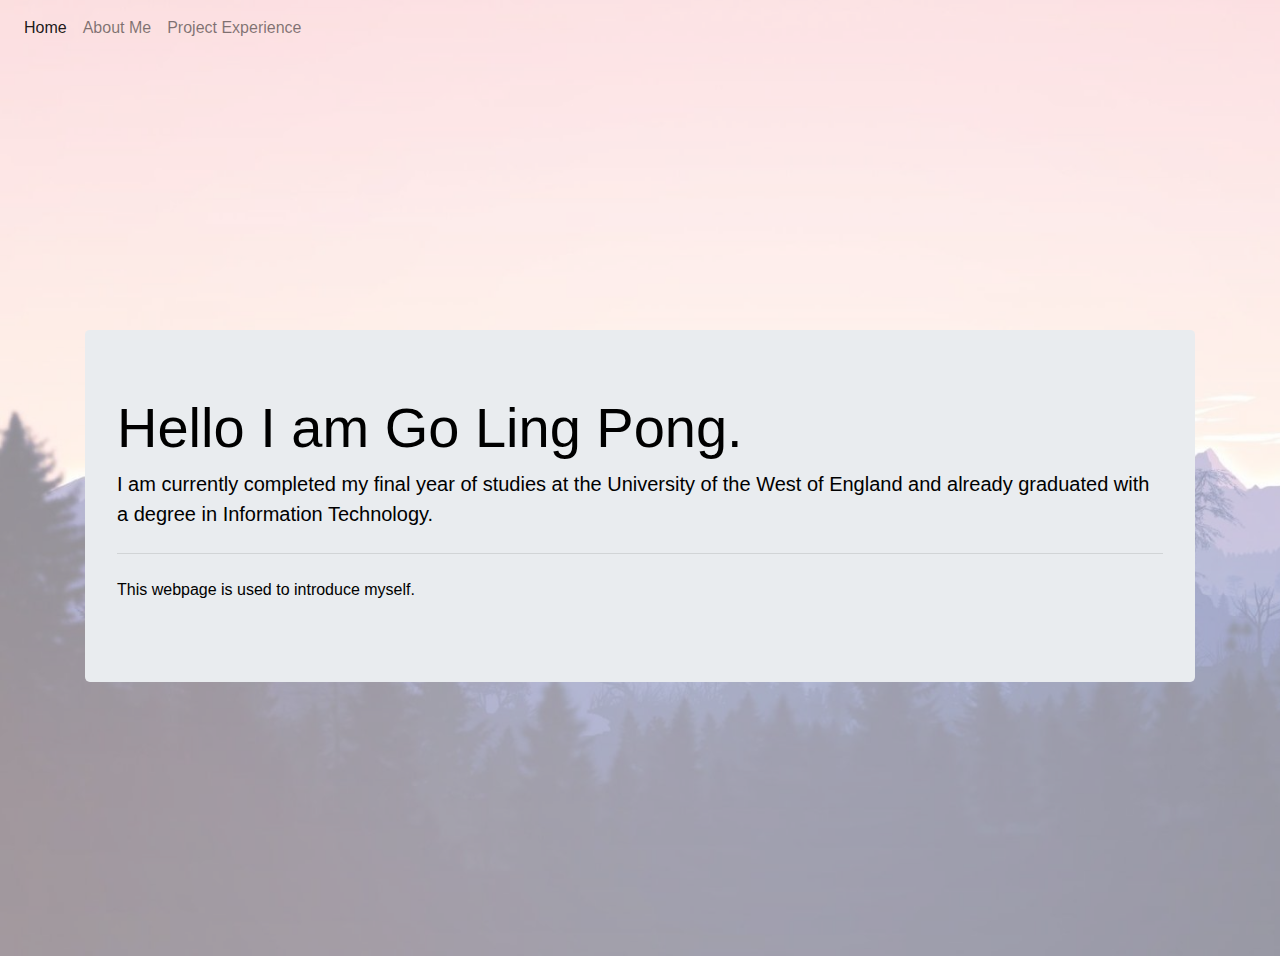
<file: index.html>
<html>
    <head>
        <link rel="stylesheet" href="./bootstrap-4.5.2-dist/bootstrap-4.5.2-dist/css/bootstrap.min.css">
        <link rel="stylesheet" href="./bootstrap-4.5.2-dist/bootstrap-4.5.2-dist/js/bootstrap.min.js">
        <link rel="stylesheet" href="./style.css">
        <meta name="viewport" content="width=device-width, initial-scale=1.0">

        <script src="https://code.jquery.com/jquery-3.3.1.slim.min.js" integrity="sha384-q8i/X+965DzO0rT7abK41JStQIAqVgRVzpbzo5smXKp4YfRvH+8abtTE1Pi6jizo" crossorigin="anonymous"></script>
        <script src="https://cdnjs.cloudflare.com/ajax/libs/popper.js/1.14.6/umd/popper.min.js" integrity="sha384-wHAiFfRlMFy6i5SRaxvfOCifBUQy1xHdJ/yoi7FRNXMRBu5WHdZYu1hA6ZOblgut" crossorigin="anonymous"></script>
        <script src="https://stackpath.bootstrapcdn.com/bootstrap/4.2.1/js/bootstrap.min.js" integrity="sha384-B0UglyR+jN6CkvvICOB2joaf5I4l3gm9GU6Hc1og6Ls7i6U/mkkaduKaBhlAXv9k" crossorigin="anonymous"></script>
    </head>
    <body>
        <title>Go Ling Pong</title>
        <nav class="navbar navbar-expand-lg navbar-light">
          <button class="navbar-toggler" type="button" data-toggle="collapse" data-target="#navigationbar" aria-controls="navigationbar" aria-expanded="false" aria-label="Toggle navigation">
            <span class="navbar-toggler-icon"></span>
          </button>
          <div class="collapse navbar-collapse" id="navigationbar">
            <ul class="navbar-nav">
              <li class="nav-item active">
                <a class="nav-link" href="./index.html">Home</a>
              </li>
              <li class="nav-item">
                <a class="nav-link" href="./aboutme.html">About Me</a>
              </li>
              <li class="nav-item">
                <a class="nav-link" href="./project.html">Project Experience</a>
              </li>
            </ul>
          </div>
        </nav>
        <div class="container">
            <div class="info-container">
                <div class="info">
                  <div class="jumbotron">
                    <h1 class="display-4">Hello I am Go Ling Pong.</h1>
                    <p class="lead">I am currently completed my final year of studies at the University of the West of England and already graduated with a degree in Information Technology.</p>
                    <hr class="my-4">
                    <p>This webpage is used to introduce myself.</p>
                  </div>
                </div>
            </div>
        </div>
    </body>
</html>
</file>
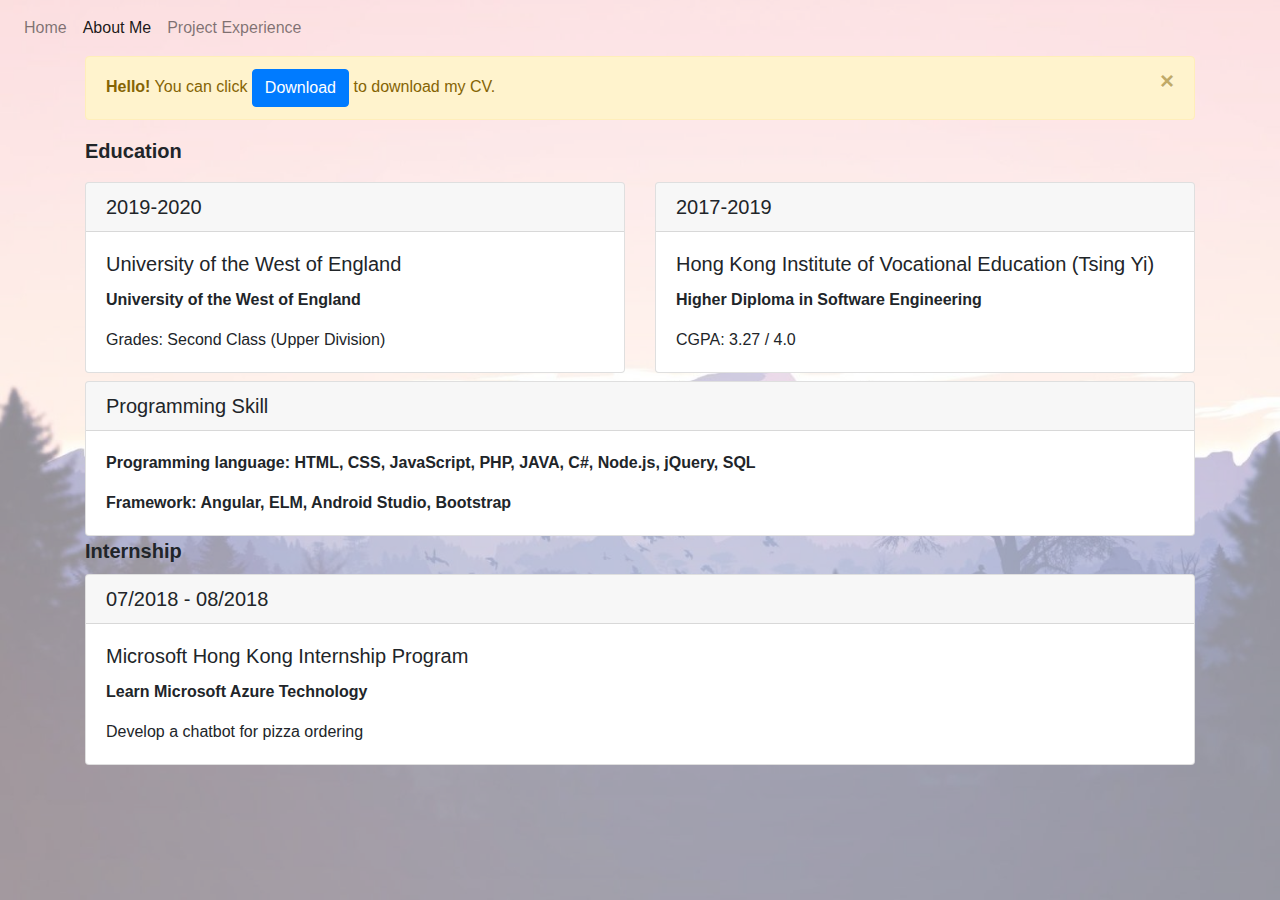
<file: aboutme.html>
<html>
    <head>
        <link rel="stylesheet" href="./bootstrap-4.5.2-dist/bootstrap-4.5.2-dist/css/bootstrap.min.css">
        <link rel="stylesheet" href="./bootstrap-4.5.2-dist/bootstrap-4.5.2-dist/js/bootstrap.min.js">
        <link rel="stylesheet" href="./style.css">
        <meta name="viewport" content="width=device-width, initial-scale=1.0">
        <script>
            function openCVlink() {
              window.open("https://drive.google.com/file/d/1aKCjJPt6I7_dMr5l_buVFBDC8MSF2iIG/view?usp=sharing");
            }
        </script>
                <script src="https://code.jquery.com/jquery-3.3.1.slim.min.js" integrity="sha384-q8i/X+965DzO0rT7abK41JStQIAqVgRVzpbzo5smXKp4YfRvH+8abtTE1Pi6jizo" crossorigin="anonymous"></script>
                <script src="https://cdnjs.cloudflare.com/ajax/libs/popper.js/1.14.6/umd/popper.min.js" integrity="sha384-wHAiFfRlMFy6i5SRaxvfOCifBUQy1xHdJ/yoi7FRNXMRBu5WHdZYu1hA6ZOblgut" crossorigin="anonymous"></script>
                <script src="https://stackpath.bootstrapcdn.com/bootstrap/4.2.1/js/bootstrap.min.js" integrity="sha384-B0UglyR+jN6CkvvICOB2joaf5I4l3gm9GU6Hc1og6Ls7i6U/mkkaduKaBhlAXv9k" crossorigin="anonymous"></script>
    </head>
    <body>
        <title>Go Ling Pong</title>
        <nav class="navbar navbar-expand-lg navbar-light">
            <button class="navbar-toggler" type="button" data-toggle="collapse" data-target="#navigationbar" aria-controls="navigationbar" aria-expanded="false" aria-label="Toggle navigation">
                <span class="navbar-toggler-icon"></span>
              </button>
              <div class="collapse navbar-collapse" id="navigationbar">
              <ul class="navbar-nav">
                <li class="nav-item">
                    <a class="nav-link" href="./index.html">Home</a>
                  </li>
                  <li class="nav-item active">
                    <a class="nav-link" href="./aboutme.html">About Me</a>
                  </li>
                  <li class="nav-item">
                    <a class="nav-link" href="./project.html">Project Experience</a>
                  </li>
              </ul>
            </div>
        </nav>
        <div class="container">
            <div class="aboutme-container">
                <div class="alert alert-warning alert-dismissible fade show" role="alert">
                    <strong>Hello!</strong> You can click <button type="button" class="btn btn-primary" onclick="openCVlink()"> Download </button> to download my CV.
                    
                    <button type="button" class="close" data-dismiss="alert" aria-label="Close">
                      <span aria-hidden="true">&times;</span>
                    </button>
                  </div>
                <div class="education">
                    <b style="font-size: 20px;">Education</b>
                    <div class="row mt-2">
                        <div class="col-sm-6 mt-2">
                            <div class="card">
                                <h5 class="card-header">2019-2020</h5>
                                <div class="card-body">
                                    <h5 class="card-title">University of the West of England</h5>
                                    <p class="card-text"><b>University of the West of England</b></p>
                                    <p class="card-text">Grades: Second Class (Upper Division)</p>
                                </div>
                            </div>
                        </div>
                        <div class="col-sm-6 mt-2">
                            <div class="card">
                                <h5 class="card-header">2017-2019</h5>
                                <div class="card-body">
                                    <h5 class="card-title">Hong Kong Institute of Vocational Education (Tsing Yi)</h5>
                                    <p class="card-text"><b>Higher Diploma in Software Engineering</b></p>
                                    <p class="card-text">CGPA: 3.27 / 4.0</p>
                                </div>
                            </div>
                        </div>
                    </div>
                </div> 
                <div class="card mt-2">
                    <h5 class="card-header" style="font-size: 20px;">Programming Skill</h5>
                    <div class="card-body">
                        <p class="card-text"><b>Programming language: HTML, CSS, JavaScript, PHP, JAVA, C#, Node.js, jQuery, SQL</b></p>
                        <p class="card-text"><b>Framework: Angular, ELM, Android Studio, Bootstrap</b></p>
                    </div>
                </div>
                <b style="font-size: 20px;">Internship</b>
                <div class="intern">
                    <div class="card mt-2">
                        <h5 class="card-header">07/2018 - 08/2018</h5>
                        <div class="card-body">
                            <h5 class="card-title">Microsoft Hong Kong Internship Program</h5>
                            <p class="card-text"><b>Learn Microsoft Azure Technology</b></p>
                            <p class="card-text">Develop a chatbot for pizza ordering</p>
                        </div>
                    </div>
                </div>
            </div>
        </div>
    </body>
</html>
</file>
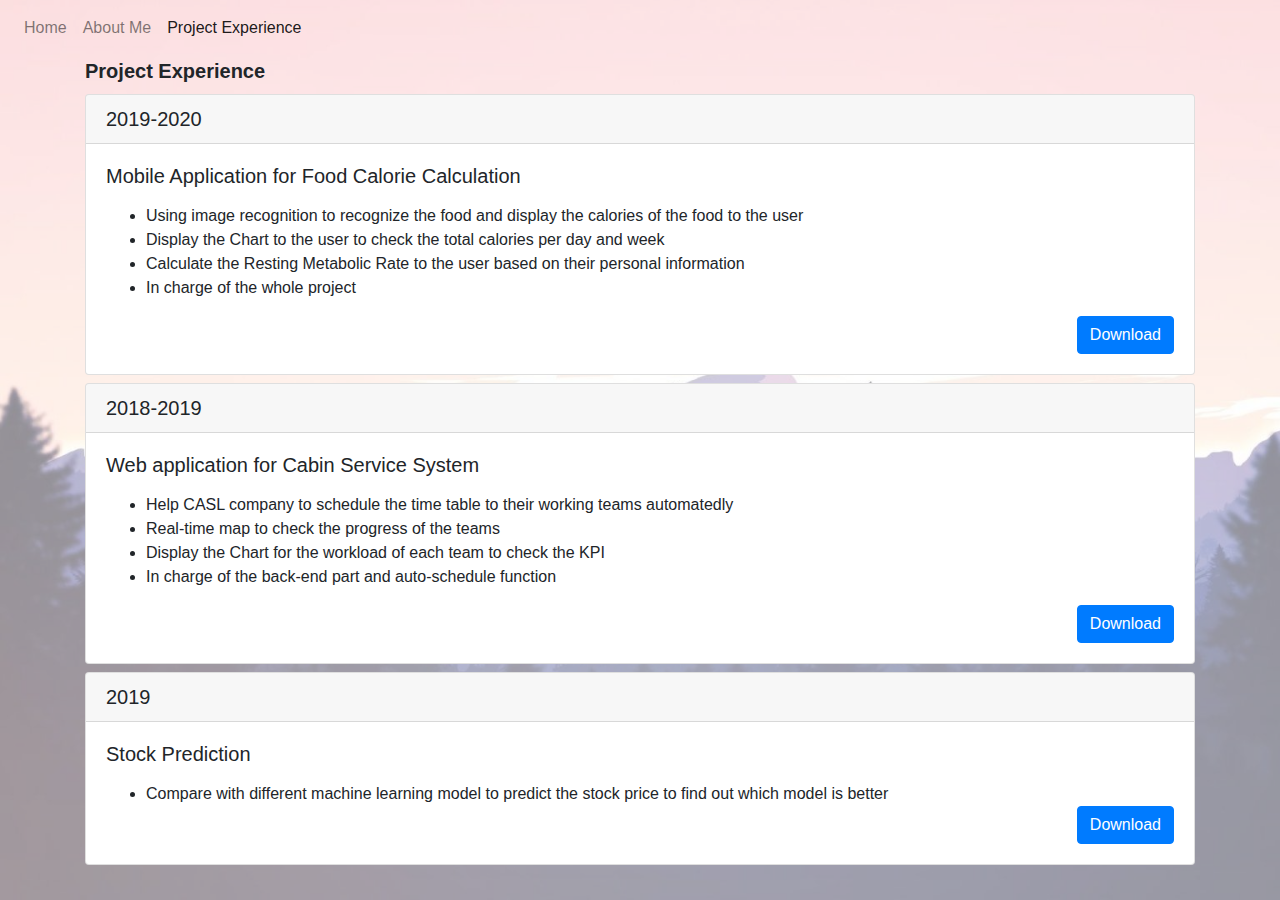
<file: project.html>
<html>
    <head>
        <link rel="stylesheet" href="./bootstrap-4.5.2-dist/bootstrap-4.5.2-dist/css/bootstrap.min.css">
        <link rel="stylesheet" href="./bootstrap-4.5.2-dist/bootstrap-4.5.2-dist/js/bootstrap.min.js">
        <link rel="stylesheet" href="./style.css">
        <meta name="viewport" content="width=device-width, initial-scale=1.0">
        <script>
            function openStockProject() {
              window.open("https://drive.google.com/file/d/15XEWoTk6zENRK63pMXn3oytKvCbTn3ZB/view?usp=sharing");
            }

            function openFoodProject() {
              window.open("https://drive.google.com/file/d/1Gr6lgdk-zZ1NnEf7X8PRFWxZ7V2yfPgJ/view?usp=sharing");
            }

            function openCASLProject() {
              window.open("https://drive.google.com/file/d/1A43M0Uj3IKSNxE1W9J93w0tg8wINYLQB/view?usp=sharing");
            }
        </script>
                <script src="https://code.jquery.com/jquery-3.3.1.slim.min.js" integrity="sha384-q8i/X+965DzO0rT7abK41JStQIAqVgRVzpbzo5smXKp4YfRvH+8abtTE1Pi6jizo" crossorigin="anonymous"></script>
                <script src="https://cdnjs.cloudflare.com/ajax/libs/popper.js/1.14.6/umd/popper.min.js" integrity="sha384-wHAiFfRlMFy6i5SRaxvfOCifBUQy1xHdJ/yoi7FRNXMRBu5WHdZYu1hA6ZOblgut" crossorigin="anonymous"></script>
                <script src="https://stackpath.bootstrapcdn.com/bootstrap/4.2.1/js/bootstrap.min.js" integrity="sha384-B0UglyR+jN6CkvvICOB2joaf5I4l3gm9GU6Hc1og6Ls7i6U/mkkaduKaBhlAXv9k" crossorigin="anonymous"></script>
    </head>
    <body>
        <title>Go Ling Pong</title>
        <nav class="navbar navbar-expand-lg navbar-light">
            <button class="navbar-toggler" type="button" data-toggle="collapse" data-target="#navigationbar" aria-controls="navigationbar" aria-expanded="false" aria-label="Toggle navigation">
                <span class="navbar-toggler-icon"></span>
              </button>
              <div class="collapse navbar-collapse" id="navigationbar">
              <ul class="navbar-nav">
                <li class="nav-item">
                    <a class="nav-link" href="./index.html">Home</a>
                  </li>
                  <li class="nav-item">
                    <a class="nav-link" href="./aboutme.html">About Me</a>
                  </li>
                  <li class="nav-item active">
                    <a class="nav-link" href="./project.html">Project Experience</a>
                  </li>
              </ul>
            </div>
        </nav>
        <div class="container">
            <div class="project-container"> 
                <div class="projectList">
                    <b style="font-size: 20px;">Project Experience</b>
                    <div class="card mt-2">
                        <h5 class="card-header">2019-2020</h5>
                        <div class="card-body">
                            <h5 class="card-title">Mobile Application for Food Calorie Calculation</h5>
                            <p class="card-text">                                
                                <ul>
                                    <li>Using image recognition to recognize the food and display the calories of the food to the user</li>
                                    <li>Display the Chart to the user to check the total calories per day and week</li>
                                    <li>Calculate the Resting Metabolic Rate to the user based on their personal information</li>
                                    <li>In charge of the whole project</li>
                                </ul>
                                <button type="button" class="btn btn-primary" style="float: right;" onclick="openFoodProject()"> Download </button>
                            </p>
                        </div>
                    </div>
                    <div class="card mt-2">
                        <h5 class="card-header">2018-2019</h5>
                        <div class="card-body">
                            <h5 class="card-title">Web application for Cabin Service System</h5>
                            <p class="card-text">                                
                                <ul>
                                    <li>Help CASL company to schedule the time table to their working teams automatedly</li>
                                    <li>Real-time map to check the progress of the teams</li>
                                    <li>Display the Chart for the workload of each team to check the KPI</li>
                                    <li>In charge of the back-end part and auto-schedule function</li>
                                </ul>
                                <button type="button" class="btn btn-primary" style="float: right;" onclick="openCASLProject()"> Download </button>
                            </p>
                        </div>
                    </div>
                    <div class="card mt-2">
                        <h5 class="card-header">2019</h5>
                        <div class="card-body">
                            <h5 class="card-title">Stock Prediction</h5>
                            <p class="card-text">                                
                                <ul>
                                    <li>Compare with different machine learning model to predict the stock price to find out which model is better</li>
                                    <button type="button" class="btn btn-primary" style="float: right;" onclick="openStockProject()"> Download </button>
                                </ul>
                            </p>
                        </div>
                    </div>
                </div>
            </div>
        </div>
    </body>
</html>
</file>
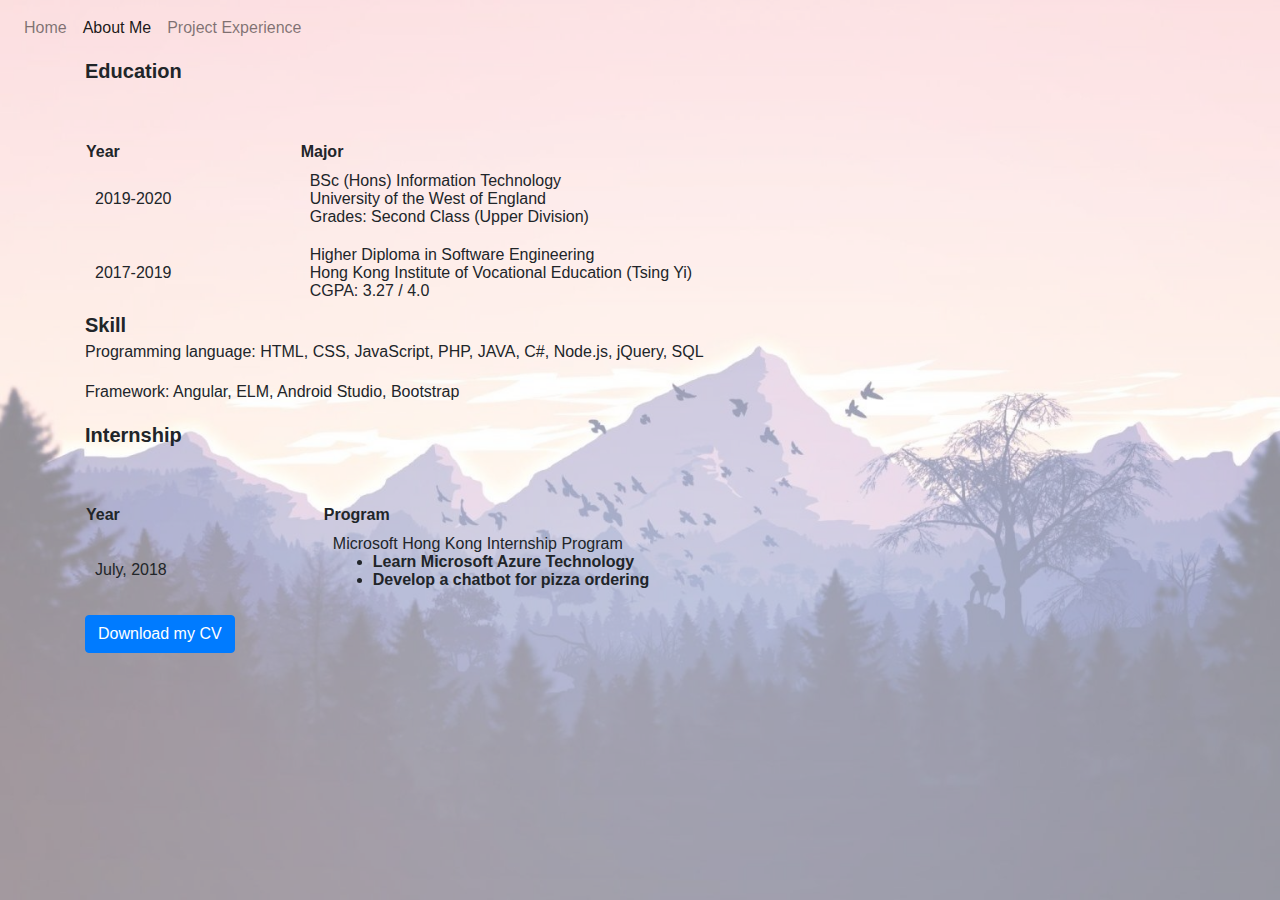
<file: Me/aboutme.html>
<html>
    <head>
        <link rel="stylesheet" href="./bootstrap-4.5.2-dist/bootstrap-4.5.2-dist/css/bootstrap.min.css">
        <link rel="stylesheet" href="./bootstrap-4.5.2-dist/bootstrap-4.5.2-dist/js/bootstrap.min.js">
        <link rel="stylesheet" href="./style.css">
        <meta name="viewport" content="width=device-width, initial-scale=1.0">
        <script>
            function openCVlink() {
              window.open("https://drive.google.com/file/d/1aKCjJPt6I7_dMr5l_buVFBDC8MSF2iIG/view?usp=sharing");
            }
        </script>
    </head>
    <body>
        <title>Go Ling Pong</title>
        <nav class="navbar navbar-expand-lg navbar-light">
            <div class="collapse navbar-collapse" id="navbarNav">
              <ul class="navbar-nav">
                <li class="nav-item">
                    <a class="nav-link" href="./index.html">Home</a>
                  </li>
                  <li class="nav-item active">
                    <a class="nav-link" href="./aboutme.html">About Me</a>
                  </li>
                  <li class="nav-item">
                    <a class="nav-link" href="./project.html">Project Experience</a>
                  </li>
              </ul>
            </div>
        </nav>
        <div class="container">
            <div class="aboutme-container">
            <b style="font-size: 20px;">Education</b>
            <div class="education">
                <table>
                    <thead>
                        <tr>
                          <th scope="col" colspan="2">Year</th>
                          <th scope="col" colspan="2">Major</th>
                        </tr>
                    </thead>
                    <tbody>
                        <tr>
                            <td colspan="2">2019-2020</td>
                            <td>
                                BSc (Hons) Information Technology
                                <br>
                                University of the West of England
                                <br>
                                Grades: Second Class (Upper Division)
                            </td>
                        </tr>
                        <tr>
                            <td colspan="2">2017-2019</td>
                            <td>
                                Higher Diploma in Software Engineering
                                <br>
                                Hong Kong Institute of Vocational Education (Tsing Yi)
                                <br>
                                CGPA: 3.27 / 4.0
                            </td>
                        </tr>
                    </tbody>
                </table>
            </div>
            <b style="font-size: 20px;">Skill</b>
            <p>Programming language: HTML, CSS, JavaScript, PHP, JAVA, C#, Node.js, jQuery, SQL</p>
            <p>Framework: Angular, ELM, Android Studio, Bootstrap</p>
            <b style="font-size: 20px;">Internship</b>
            <div class="intern">
                <table>
                    <thead>
                        <tr>
                          <th scope="col" colspan="2">Year</th>
                          <th scope="col" colspan="2">Program</th>
                        </tr>
                    </thead>
                    <tbody>
                        <tr>
                            <td colspan="2">July, 2018</td>
                            <td>
                                Microsoft Hong Kong Internship Program
                                <ul>
                                    <li>Learn Microsoft Azure Technology</li>
                                    <li>Develop a chatbot for pizza ordering</li>
                                </ul>
                            </td>
                        </tr>
                    </tbody>
                </table>
            </div>
            <button type="button" class="btn btn-primary" onclick="openCVlink()"> Download my CV </button>
            </div>
        </div>
    </body>
</html>
</file>
<file: style.css>
body{
    position: relative;
}

body::before{
    background-image: url("./image/background.jpg");
    content: "";
    background-size: cover;
    position: absolute;
    top: 0px;
    right: 0px;
    bottom: 0px;
    left: 0px;
    opacity: 0.5;
    z-index: -1;
}

/* Index style */
.info-container{
    position: relative;
    height: 100%;
}

.info{
    color : black;
    position: relative;
    top: 50%;
    left: 0%;
    transform: translateY(-50%);
    -webkit-animation:mymove 2s;
}

@-webkit-keyframes mymove{
    0%   {top:0%;}
    50%  {top:60%;}
    100% {top:50%;}
}

.info img{
    display: inline-block;
    border-radius: 50%;
    width: 25%;
    height: 40%;
    border: 2px solid black;
    transition: width 1s, height 1s;
}

.info img:hover{
    width: 30%;
    height: 45%;
}

.info .person-info{
    display: inline-block;
    width: 50%;
    height: auto;
    top: 50%;
    transform: translateY(50%);

    font-size: 20px;
    font-family: sans-serif;
    padding-left: 10%;
    word-wrap: break-word;
    transition: font-size 2s;
}

.info .person-info:hover{
    font-size: 25px;
}

/* About Me style */
.aboutme-container{
    animation-name: showInfo;
    animation-duration:2s;
}

@keyframes showInfo {
    from {
        opacity: 0;
    }
    to {
        opacity: 1;
    }
}

.education{
    margin-top: 0%;
}

.intern{
    margin-top: 0%;
}


/* Project Experience style */
.project-container{
    animation-name: showProjectInfo;
    animation-duration:2s;
}

@keyframes showProjectInfo {
    from {
      opacity: 0;
    }
    to {
        opacity: 1;
    }
}

.projectList{
    margin-top: 0%;
}

@media only screen and (max-width: 600px) {
    .info img {
        width: 15%;
        height: 20%;
        transition: width 1s, height 1s;
    }

    .info img:hover {
        width: 20%;
        height: 25%;
    }

    .info .person-info{
        font-size: 10px;
        transition: font-size 2s;
    }

    .info .person-info:hover {
        font-size: 13px;
    }
}
</file>
<file: Me/style.css>
body{
    position: relative;
}

body::before{
    background-image: url("./image/background.jpg");
    content: "";
    background-size: cover;
    position: absolute;
    top: 0px;
    right: 0px;
    bottom: 0px;
    left: 0px;
    opacity: 0.5;
    z-index: -1;
}

/* Index style */
.info-container{
    position: relative;
    height: 100%;
}

.info{
    color : black;
    position: relative;
    top: 50%;
    left: 15%;
    transform: translateY(-50%);
    -webkit-animation:mymove 2s;
}

@-webkit-keyframes mymove{
    0%   {top:0%;}
    50%  {top:60%;}
    100% {top:50%;}
}

.info img{
    display: inline-block;
    border-radius: 50%;
    width: 25%;
    height: 40%;
    border: 2px solid black;
    transition: width 1s, height 1s;
}

.info img:hover{
    width: 30%;
    height: 45%;
}

.info .person-info{
    display: inline-block;
    width: 50%;
    height: auto;
    top: 50%;
    transform: translateY(50%);

    font-size: 20px;
    font-family: sans-serif;
    padding-left: 10%;
    word-wrap: break-word;
    transition: font-size 2s;
}

.info .person-info:hover{
    font-size: 25px;
}

/* About Me style */
.aboutme-container{
    animation-name: showInfo;
    animation-duration:2s;
}

@keyframes showInfo {
    from {
      opacity: 0;
    }
    to {
        opacity: 1;
    }
}

.education{
    margin-top: 5%;
    display: flex;
    justify-content: center;
}

.education table{
    width: 100%;
    align-self: center;
}

.education table td{
    padding: 10px;
}

.intern{
    margin-top: 5%;
    display: flex;
    justify-content: center;
}

.intern table{
    width: 100%;
    align-self: center;
}

.intern table td{
    padding: 10px;
}

.intern table td ul{
    font-weight: bold;
}

/* Project Experience style */
.project-container{
    animation-name: showProjectInfo;
    animation-duration:2s;
}

@keyframes showProjectInfo {
    from {
      opacity: 0;
    }
    to {
        opacity: 1;
    }
}

.projectList{
    margin-top: 5%;
    display: flex;
    justify-content: center;
}

.projectList table{
    width: 100%;
    align-self: center;
}

.projectList table td{
    padding: 10px;
    font-weight: bold;
}
</file>
